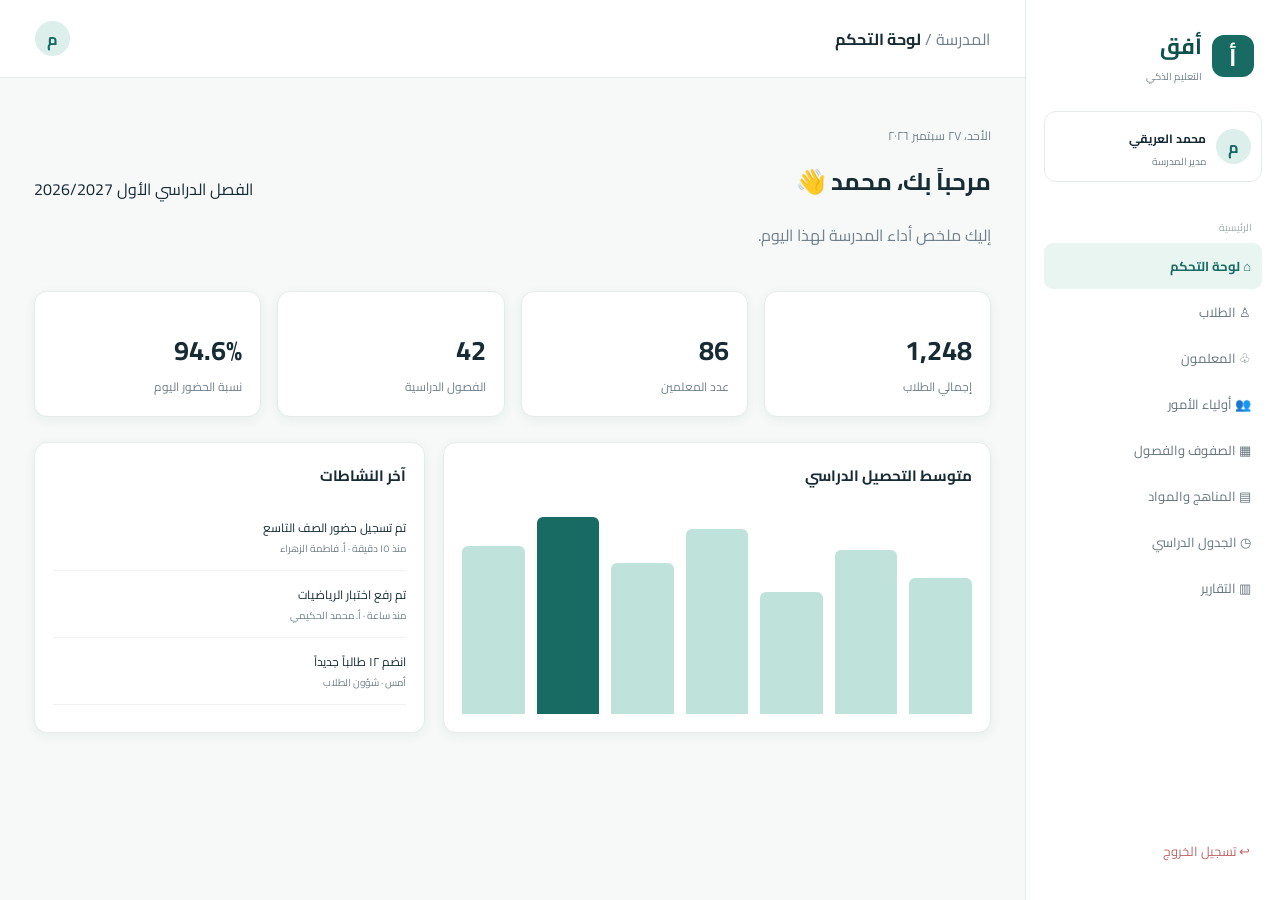
<file: index.html>
<!doctype html>
<html lang="ar" dir="rtl">
<head>
  <meta charset="UTF-8"><meta name="viewport" content="width=device-width,initial-scale=1">
  <title>أفق التعليمية</title><link rel="preconnect" href="https://fonts.googleapis.com"><link href="https://fonts.googleapis.com/css2?family=Cairo:wght@400;600;700;800&display=swap" rel="stylesheet"><link rel="stylesheet" href="styles.css">
</head>
<body><div class="shell"><aside class="sidebar"><div class="brand"><b>أ</b><div><strong>أفق</strong><small>التعليم الذكي</small></div></div><div class="profile"><span>م</span><div><strong>محمد العريقي</strong><small>مدير المدرسة</small></div></div><nav id="nav"></nav><button class="logout" onclick="logout()">↩ تسجيل الخروج</button></aside><main><header><button class="menu" onclick="document.querySelector('.sidebar').classList.toggle('open')">☰</button><span>المدرسة / <b id="title">لوحة التحكم</b></span><span class="user">م</span></header><section id="app"></section></main></div><div id="toast"></div><script src="app.js"></script></body></html>
</file>
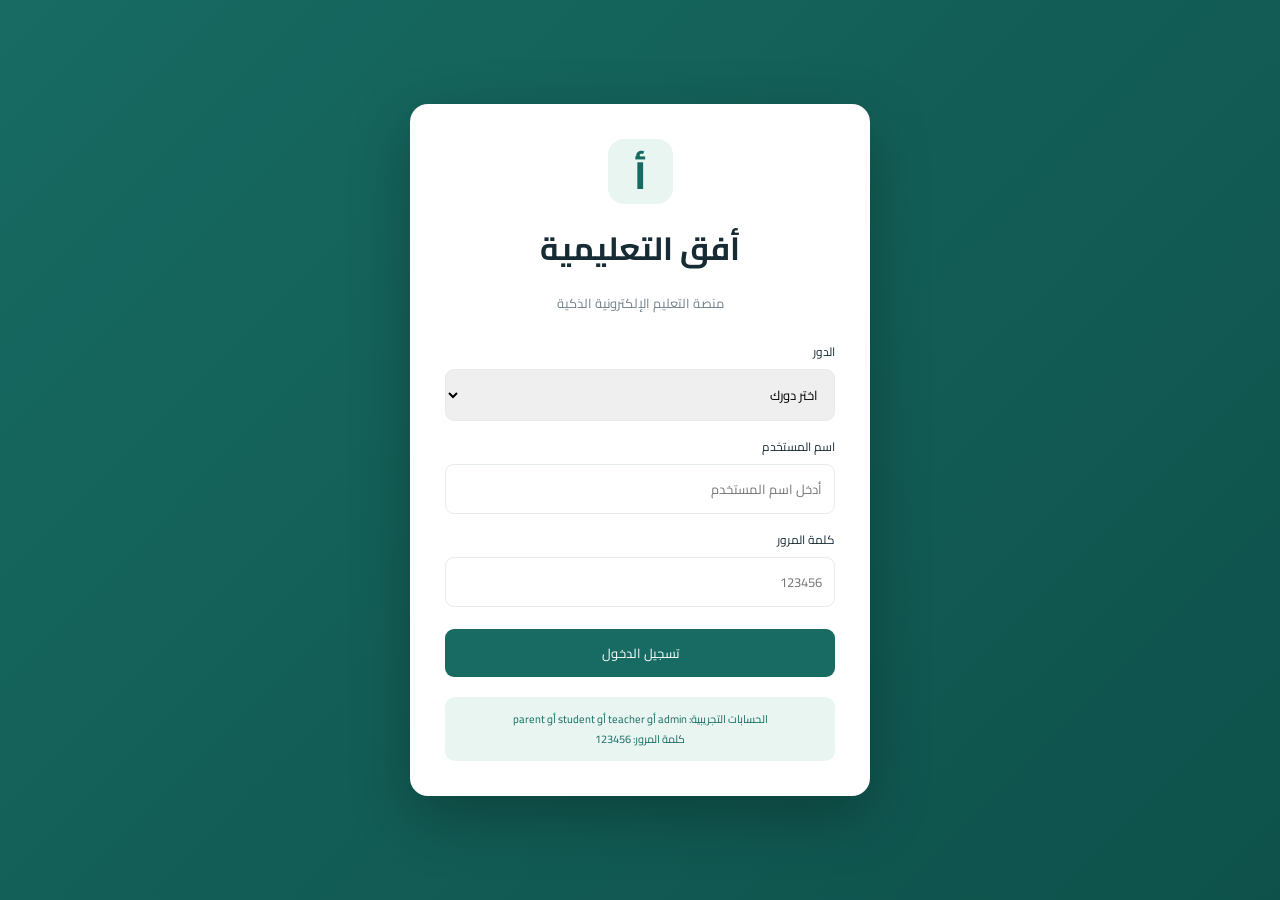
<file: login.html>
<!doctype html><html lang="ar" dir="rtl"><head><meta charset="UTF-8"><meta name="viewport" content="width=device-width,initial-scale=1"><title>تسجيل الدخول | أفق التعليمية</title><link href="https://fonts.googleapis.com/css2?family=Cairo:wght@400;600;700;800&display=swap" rel="stylesheet"><style>body{margin:0;min-height:100vh;display:grid;place-items:center;background:linear-gradient(135deg,#176b62,#0e514b);font-family:Cairo,Tahoma;color:#172b35}.box{width:min(390px,calc(100% - 40px));background:#fff;border-radius:18px;padding:35px;box-shadow:0 20px 60px #0004}.logo{margin:auto;background:#e8f5f1;color:#176b62;width:65px;height:65px;border-radius:16px;display:grid;place-items:center;font-size:38px;font-weight:800}.box{text-align:center}.box h1{margin:14px 0 5px}.box p{color:#71808a;font-size:13px}form{text-align:right;margin-top:25px}label{display:block;font-size:12px;margin:14px 0 6px}input,select,button{width:100%;padding:12px;border-radius:9px;border:1px solid #e6eceb;font:13px Cairo;box-sizing:border-box}button{margin-top:22px;background:#176b62;color:#fff;border:0;cursor:pointer}.demo{margin-top:20px;background:#e8f5f1;color:#176b62;border-radius:10px;padding:12px;font-size:11px}</style></head><body><div class="box"><div class="logo">أ</div><h1>أفق التعليمية</h1><p>منصة التعليم الإلكترونية الذكية</p><form onsubmit="login(event)"><label>الدور</label><select id="role" required><option value="">اختر دورك</option><option value="admin">المدير</option><option value="teacher">المعلم</option><option value="student">الطالب</option><option value="parent">ولي الأمر</option></select><label>اسم المستخدم</label><input id="username" required placeholder="أدخل اسم المستخدم"><label>كلمة المرور</label><input id="password" type="password" required placeholder="123456"><button>تسجيل الدخول</button></form><div class="demo">الحسابات التجريبية: admin أو teacher أو student أو parent<br>كلمة المرور: 123456</div></div><script>function login(e){e.preventDefault();if(document.getElementById('password').value!=='123456')return alert('بيانات الدخول غير صحيحة');localStorage.setItem('user',JSON.stringify({username:username.value,role:role.value,name:username.value}));location.href='index.html'}</script></body></html>
</file>
<file: styles.css>
*{box-sizing:border-box}:root{--p:#176b62;--pd:#0e514b;--mint:#e8f5f1;--ink:#172b35;--muted:#71808a;--line:#e6eceb}body{margin:0;background:#f6f9f8;color:var(--ink);font-family:Cairo,Tahoma,sans-serif}.shell{display:flex;min-height:100vh}.sidebar{width:255px;background:#fff;border-left:1px solid var(--line);padding:25px 18px;display:flex;flex-direction:column}.brand,.profile{display:flex;align-items:center;gap:10px}.brand{padding:0 8px 25px}.brand>b{background:var(--p);color:#fff;border-radius:12px;width:42px;height:42px;display:grid;place-items:center;font-size:24px}.brand strong{display:block;color:var(--pd);font-size:22px}.brand small,.profile small{display:block;color:var(--muted);font-size:10px}.profile{border:1px solid var(--line);border-radius:12px;padding:10px;margin-bottom:20px}.profile>span,.user{background:#dcefeb;color:var(--p);border-radius:50%;width:35px;height:35px;display:grid;place-items:center;font-weight:bold}.profile strong{font-size:12px}.nav-title{color:#a0abad;font-size:10px;margin:16px 10px 6px}.nav-item{width:100%;border:0;background:transparent;color:#64757b;padding:11px;border-radius:9px;text-align:right;font:13px Cairo;cursor:pointer}.nav-item.active,.nav-item:hover{background:var(--mint);color:var(--p);font-weight:bold}.logout{margin-top:auto;border:0;background:none;color:#bd6868;text-align:right;padding:12px;font:13px Cairo;cursor:pointer}main{flex:1;min-width:0}header{height:78px;background:#fff;border-bottom:1px solid var(--line);display:flex;align-items:center;gap:18px;padding:0 35px;color:var(--muted)}header b{color:var(--ink)}.menu{display:none;border:0;background:none;font-size:22px}.user{margin-right:auto}.page{padding:34px;max-width:1300px;margin:auto}.welcome,.head,.card-head{display:flex;justify-content:space-between;align-items:center}.welcome h1,.head h1{margin:0;font-size:24px}.welcome p,.eyebrow{color:var(--muted)}.eyebrow{font-size:12px}.stats{display:grid;grid-template-columns:repeat(4,1fr);gap:16px;margin:25px 0}.card,.subject{background:#fff;border:1px solid var(--line);border-radius:13px;padding:18px;box-shadow:0 3px 12px #183a3810}.stat h2{margin:15px 0 0;font-size:27px}.stat p{margin:0;color:var(--muted);font-size:12px}.grid{display:grid;grid-template-columns:1.4fr 1fr;gap:18px}.card h3{margin:0 0 14px;font-size:15px}.barbox{height:210px;display:flex;align-items:end;gap:12px}.barbox i{display:block;background:#bfe2da;border-radius:6px 6px 0 0;flex:1}.barbox i:nth-child(6){background:var(--p)}.activity{padding:12px 0;border-bottom:1px solid #f0f3f2;font-size:12px}.activity small{display:block;color:var(--muted);font-size:10px}.btn{background:var(--p);color:#fff;border:0;border-radius:8px;padding:10px 15px;font:12px Cairo;cursor:pointer}.btn:hover{background:var(--pd)}.table-card{padding:0;overflow:auto;margin-top:20px}.toolbar{display:flex;gap:10px;padding:15px}.search,.select{border:1px solid var(--line);border-radius:8px;padding:9px;font:12px Cairo}.search{flex:1}table{border-collapse:collapse;width:100%}th,td{text-align:right;padding:13px 16px;border-bottom:1px solid var(--line);font-size:12px;white-space:nowrap}th{color:var(--muted);background:#fbfcfc}.badge{background:#e7f7ef;color:#29976a;padding:4px 8px;border-radius:6px}.classes,.subjects{display:grid;grid-template-columns:repeat(4,1fr);gap:15px;margin-top:20px}.subject{border-top:4px solid var(--p)}.subject h3{margin:0}.subject p{color:var(--muted);font-size:11px}.progress{height:6px;background:#edf1f0;border-radius:5px}.progress i{display:block;background:var(--p);height:100%;border-radius:5px}#toast{display:none;position:fixed;bottom:20px;right:20px;background:#38b77a;color:#fff;padding:12px 20px;border-radius:8px}#toast.show{display:block}@media(max-width:900px){.sidebar{position:fixed;right:-270px;top:0;bottom:0;z-index:2;transition:.2s}.sidebar.open{right:0}.menu{display:block}.page{padding:22px}.stats{grid-template-columns:repeat(2,1fr)}.grid{grid-template-columns:1fr}.classes,.subjects{grid-template-columns:repeat(2,1fr)}}@media(max-width:520px){.classes,.subjects{grid-template-columns:1fr}.welcome{display:block}}
</file>
